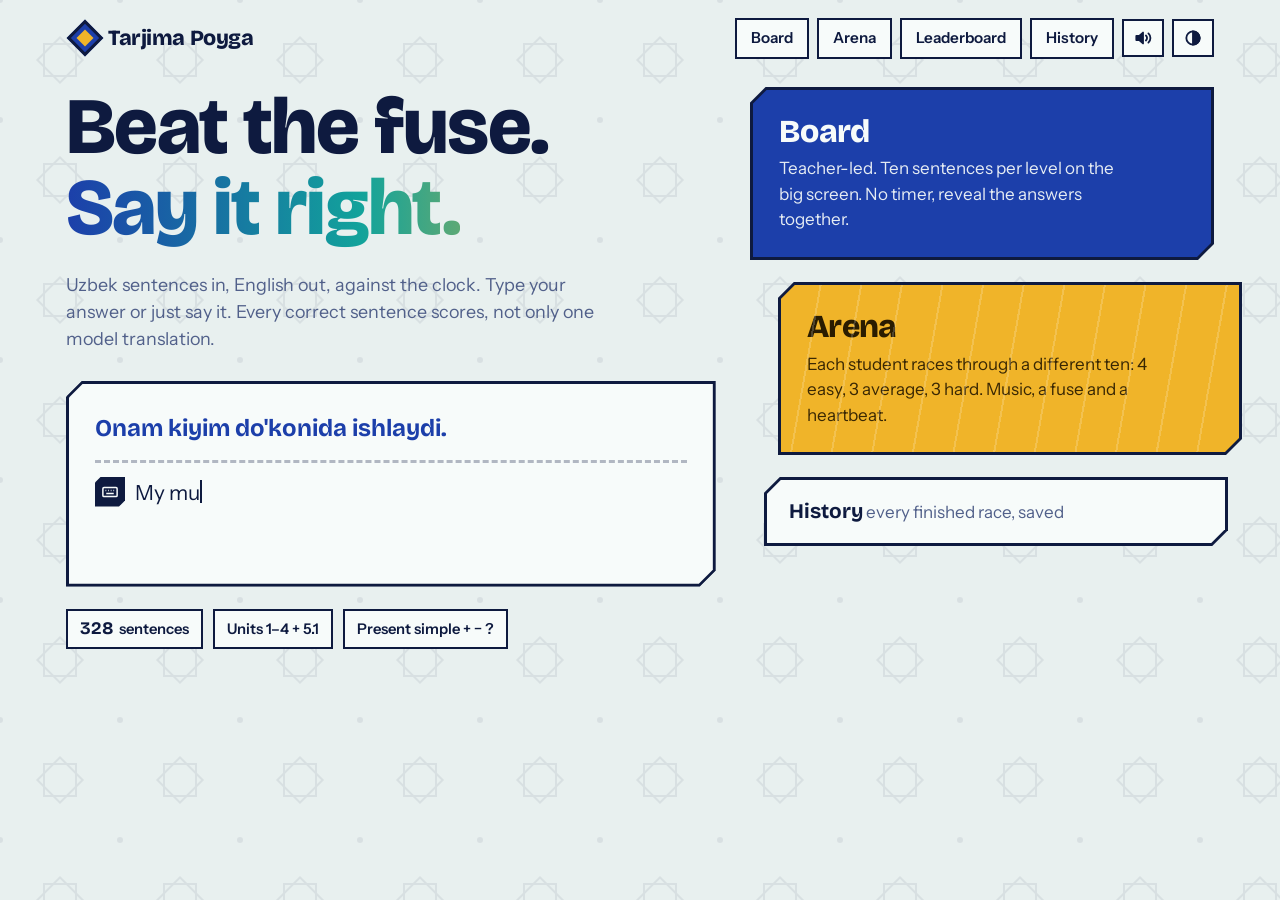
<file: index.html>
<!doctype html>
<html lang="en">
<head>
<meta charset="utf-8">
<meta name="viewport" content="width=device-width, initial-scale=1, viewport-fit=cover">
<title>Tarjima Poyga</title>
<meta name="description" content="Uzbek to English translation race in the present simple, for Navigate Beginner A1 Units 1 to 5.1. Type or speak your answer.">
<meta name="theme-color" content="#0A1230">
<link rel="icon" href="data:image/svg+xml,%3Csvg xmlns='http://www.w3.org/2000/svg' viewBox='0 0 32 32'%3E%3Crect x='6' y='6' width='20' height='20' transform='rotate(45 16 16)' fill='%231C3FAA' stroke='%230E1A3F' stroke-width='3'/%3E%3Crect x='11' y='11' width='10' height='10' transform='rotate(45 16 16)' fill='%23F0B429'/%3E%3C/svg%3E">
<link rel="preconnect" href="https://fonts.googleapis.com">
<link rel="preconnect" href="https://fonts.gstatic.com" crossorigin>
<link href="https://fonts.googleapis.com/css2?family=Bricolage+Grotesque:opsz,wght@12..96,500;12..96,700;12..96,800&family=Instrument+Sans:wght@400;500;600&display=swap" rel="stylesheet">
<style>
:root{
  --c:16px;
  --bg:#E8F0EF; --paper:#F7FBFA; --ink:#0E1A3F; --mute:#51608A;
  --cobalt:#1C3FAA; --turq:#12A39B; --saff:#F0B429; --pom:#C73A57;
  --on-cobalt:#F7FBFA; --line:#0E1A3F; --focus:#F0B429; --shade:rgba(14,26,63,.9);
  --star:rgba(14,26,63,.07);
  /* the race stage is always a night scene */
  --n-bg:#060B22; --n-panel:#0C1640; --n-panel2:#111F55; --n-ink:#EAF1F6; --n-mute:#A3B1DA;
  --n-turq:#2BC9BF; --n-saff:#F6C453; --n-pom:#F0607C; --n-cobalt:#4A6EF0;
  --f-display:'Bricolage Grotesque','Trebuchet MS',system-ui,sans-serif;
  --f-body:'Instrument Sans',system-ui,-apple-system,'Segoe UI',sans-serif;
}
:root[data-theme="dark"]{
  --bg:#0A1230; --paper:#121C45; --ink:#EAF1F6; --mute:#9AA8D2;
  --cobalt:#3F63E0; --turq:#2BC9BF; --saff:#F6C453; --pom:#F0607C;
  --line:#EAF1F6; --focus:#F6C453; --shade:rgba(0,0,0,.6); --star:rgba(234,241,246,.06);
}
@media (prefers-color-scheme:dark){
  :root:not([data-theme="light"]){
    --bg:#0A1230; --paper:#121C45; --ink:#EAF1F6; --mute:#9AA8D2;
    --cobalt:#3F63E0; --turq:#2BC9BF; --saff:#F6C453; --pom:#F0607C;
    --line:#EAF1F6; --focus:#F6C453; --shade:rgba(0,0,0,.6); --star:rgba(234,241,246,.06);
  }
}
*{box-sizing:border-box;margin:0}
html{-webkit-text-size-adjust:100%}
body{background:var(--bg);color:var(--ink);font-family:var(--f-body);font-size:17px;line-height:1.5;min-height:100vh;overflow-x:hidden;transition:background-color .6s,color .6s}
button{font:inherit;color:inherit;cursor:pointer;border:0;background:none}
h1,h2,h3{font-family:var(--f-display);line-height:1.02;letter-spacing:-.02em}
.wrap{position:relative;z-index:1;max-width:1180px;margin:0 auto;padding:0 16px 56px}
[hidden]{display:none!important}

/* ---------- moving background ---------- */
.fx{position:fixed;inset:0;z-index:0;pointer-events:none;overflow:hidden}
.fx-stars{position:absolute;inset:-120px;background-color:var(--star);
  -webkit-mask:url("data:image/svg+xml,%3Csvg xmlns='http://www.w3.org/2000/svg' width='120' height='120' viewBox='0 0 120 120'%3E%3Cg fill='none' stroke='black' stroke-width='2'%3E%3Crect x='44' y='44' width='32' height='32'/%3E%3Crect x='44' y='44' width='32' height='32' transform='rotate(45 60 60)'/%3E%3C/g%3E%3Cg fill='black'%3E%3Ccircle cx='0' cy='0' r='3'/%3E%3Ccircle cx='120' cy='0' r='3'/%3E%3Ccircle cx='0' cy='120' r='3'/%3E%3Ccircle cx='120' cy='120' r='3'/%3E%3C/g%3E%3C/svg%3E") 0 0/120px 120px repeat;
  mask:url("data:image/svg+xml,%3Csvg xmlns='http://www.w3.org/2000/svg' width='120' height='120' viewBox='0 0 120 120'%3E%3Cg fill='none' stroke='black' stroke-width='2'%3E%3Crect x='44' y='44' width='32' height='32'/%3E%3Crect x='44' y='44' width='32' height='32' transform='rotate(45 60 60)'/%3E%3C/g%3E%3Cg fill='black'%3E%3Ccircle cx='0' cy='0' r='3'/%3E%3Ccircle cx='120' cy='0' r='3'/%3E%3Ccircle cx='0' cy='120' r='3'/%3E%3Ccircle cx='120' cy='120' r='3'/%3E%3C/g%3E%3C/svg%3E") 0 0/120px 120px repeat;
  animation:drift 90s linear infinite;will-change:transform}
.fx-glow{position:absolute;inset:-20%;opacity:0;transition:opacity .8s;
  background:radial-gradient(40% 35% at 20% 30%,rgba(74,110,240,.35),transparent 70%),radial-gradient(35% 30% at 80% 70%,rgba(43,201,191,.22),transparent 70%),radial-gradient(30% 30% at 60% 10%,rgba(246,196,83,.12),transparent 70%);
  animation:glow 22s ease-in-out infinite alternate;will-change:transform}
.fx-speed{position:absolute;inset:0;opacity:0;transition:opacity .8s}
.fx-speed i{position:absolute;left:100%;height:2px;border-radius:2px;background:linear-gradient(90deg,transparent,rgba(43,201,191,.75),rgba(255,255,255,.9));animation:zoom linear infinite;will-change:transform}
.fx-vig{position:absolute;inset:0;opacity:0;background:radial-gradient(ellipse at center,transparent 45%,rgba(240,96,124,.55) 100%);transition:opacity .3s}
body.arena{background:var(--n-bg);color:var(--n-ink)}
body.arena .fx-stars{background-color:rgba(234,241,246,.08)}
body.arena .fx-glow,body.arena .fx-speed{opacity:1}
body.arena .fx-vig{opacity:var(--danger,0)}

/* ---------- chamfered tiles ---------- */
.tile{position:relative;background:var(--ink);padding:3px;
  clip-path:polygon(var(--c) 0,100% 0,100% calc(100% - var(--c)),calc(100% - var(--c)) 100%,0 100%,0 var(--c))}
.tile>.in{background:var(--paper);height:100%;padding:22px;position:relative;
  clip-path:polygon(calc(var(--c) - 2px) 0,100% 0,100% calc(100% - var(--c) + 2px),calc(100% - var(--c) + 2px) 100%,0 100%,0 calc(var(--c) - 2px))}
.tile.flat{background:transparent;padding:0}
.tile.flat>.in{clip-path:none}
button.tile:focus-visible::after,a.tile:focus-visible::after{content:"";position:absolute;inset:7px;border:3px dashed var(--focus);pointer-events:none}
button.tile{display:block;text-align:left;width:100%}
button.tile:hover>.in{background:color-mix(in srgb,var(--paper) 86%,var(--saff))}
button.tile:active{transform:translateY(2px)}
.tile.cobalt>.in{background:var(--cobalt);color:var(--on-cobalt)}
button.tile.cobalt:hover>.in{background:color-mix(in srgb,var(--cobalt) 88%,#fff)}
.tile.turq>.in{background:var(--turq);color:#06201f}
.tile.saff>.in{background:var(--saff);color:#2a1c00}
.tile.pom>.in{background:var(--pom);color:#fff}
.tile.night{background:var(--n-turq);overflow:hidden}
.tile.night::before{content:"";position:absolute;top:0;bottom:0;left:0;width:300%;background:linear-gradient(90deg,var(--n-turq),var(--n-cobalt),var(--n-saff),var(--n-pom),var(--n-turq),var(--n-cobalt),var(--n-saff),var(--n-pom),var(--n-turq));animation:edgeMove 9s linear infinite;will-change:transform}
.tile.night>.in{background:linear-gradient(170deg,var(--n-panel2),var(--n-panel) 60%);color:var(--n-ink)}
.btn{display:inline-block;position:relative;padding:3px;background:var(--ink);font-weight:600;
  clip-path:polygon(10px 0,100% 0,100% calc(100% - 10px),calc(100% - 10px) 100%,0 100%,0 10px)}
.btn>span{display:flex;align-items:center;gap:8px;padding:11px 22px;background:var(--saff);color:#2a1c00;
  clip-path:polygon(8px 0,100% 0,100% calc(100% - 8px),calc(100% - 8px) 100%,0 100%,0 8px)}
.btn.alt>span{background:var(--paper);color:var(--ink)}
.btn.big>span{padding:16px 30px;font-size:1.15rem}
.btn:hover>span{filter:brightness(1.07)}
.btn:active{transform:translateY(2px)}
.btn:focus-visible>span{background:var(--focus);outline:3px dashed var(--ink);outline-offset:-8px}
.btn[disabled]{opacity:.5;pointer-events:none}
.arena .btn{background:var(--n-saff)}
.arena .btn>span{background:var(--n-saff)}
.arena .btn.alt{background:var(--n-ink)}
.arena .btn.alt>span{background:var(--n-panel);color:var(--n-ink)}
:focus-visible{outline:3px solid var(--focus);outline-offset:3px}
button.tile:focus-visible,.btn:focus-visible{outline:none}

/* ---------- top bar ---------- */
.bar{display:flex;align-items:center;justify-content:space-between;gap:12px;padding:18px 0;flex-wrap:wrap}
.brand{display:flex;align-items:center;gap:10px;font-family:var(--f-display);font-weight:800;font-size:1.35rem;letter-spacing:-.02em}
.brand i{display:block;width:26px;height:26px;background:var(--cobalt);transform:rotate(45deg);border:3px solid var(--ink);position:relative;transition:transform .5s}
.brand:hover i{transform:rotate(225deg)}
.brand i::after{content:"";position:absolute;inset:4px;background:var(--saff)}
.arena .brand i{border-color:var(--n-ink)}
.bar nav{display:flex;gap:8px;flex-wrap:wrap;align-items:center}
.chip{padding:7px 14px;border:2px solid currentColor;font-weight:600;font-size:.95rem;background:var(--paper);color:var(--ink);display:inline-flex;align-items:center;gap:6px}
.chip:hover{background:var(--saff);color:#2a1c00}
.chip.ico{padding:7px 9px}
.chip svg{width:20px;height:20px}
.arena .chip{background:transparent;color:var(--n-ink);border-color:rgba(234,241,246,.5)}
.arena .chip:hover{background:var(--n-saff);color:#2a1c00;border-color:var(--n-saff)}

/* ---------- home ---------- */
.home{display:grid;grid-template-columns:7fr 5fr;gap:34px;align-items:start;padding-top:10px}
.hero h1{font-size:clamp(2.6rem,6.4vw,5rem);font-weight:800;max-width:12ch}
.hero h1 em{font-style:normal;background:linear-gradient(90deg,var(--cobalt),var(--turq),var(--saff),var(--pom),var(--cobalt));background-size:300% 100%;-webkit-background-clip:text;background-clip:text;color:transparent;animation:edge 9s linear infinite}
.lede{margin:22px 0 28px;max-width:46ch;font-size:1.12rem;color:var(--mute)}
.demo .in{padding:26px}
.demo .uz{font-family:var(--f-display);font-size:1.5rem;font-weight:700;color:var(--cobalt)}
:root[data-theme="dark"] .demo .uz{color:var(--turq)}
.demo .en{margin-top:14px;min-height:3.2em;font-size:1.3rem;border-top:3px dashed color-mix(in srgb,var(--ink) 30%,transparent);padding-top:14px;display:flex;gap:10px;align-items:flex-start}
.demo .how{flex:none;display:inline-grid;place-items:center;width:30px;height:30px;background:var(--ink);color:var(--paper);clip-path:polygon(6px 0,100% 0,100% calc(100% - 6px),calc(100% - 6px) 100%,0 100%,0 6px)}
.demo .how svg{width:18px;height:18px}
.caret{display:inline-block;width:2px;height:1.1em;background:var(--ink);vertical-align:-.15em;animation:blink 1s steps(1) infinite}
.verdict{margin-top:6px;font-weight:600;color:var(--turq);opacity:0;transition:opacity .3s}
.verdict.on{opacity:1}
.modes{display:grid;gap:22px}
.mode .in{padding:26px 26px 24px}
.mode h2{font-size:2rem;font-weight:800}
.mode p{margin-top:8px;max-width:32ch;opacity:.92}
.mode.board{margin-right:28px}
.mode.arena-t{margin-left:28px}
.mode.arena-t .in{overflow:hidden}
.mode.arena-t .in::after{content:"";position:absolute;inset:0;background:repeating-linear-gradient(100deg,transparent 0 38px,rgba(255,255,255,.18) 38px 40px);animation:slide 2.2s linear infinite;pointer-events:none}
.facts{display:flex;gap:10px;flex-wrap:wrap;margin-top:22px}
.facts span{display:inline-flex;gap:6px;align-items:center;padding:5px 12px;border:2px solid var(--ink);font-weight:600;font-size:.92rem;background:var(--paper)}
.facts b{font-family:var(--f-display);font-size:1.1rem}

/* ---------- shared heads ---------- */
.head{display:flex;flex-wrap:wrap;align-items:end;justify-content:space-between;gap:14px;margin:12px 0 24px}
.head h2{font-size:clamp(2rem,4.6vw,3.2rem);font-weight:800}
.sub{color:var(--mute);max-width:56ch}
.levels{display:grid;grid-template-columns:repeat(3,1fr);gap:12px;margin-bottom:22px}
.lv .in{padding:14px 18px}
.lv b{font-family:var(--f-display);font-size:1.35rem}
.lv small{display:block;opacity:.85;line-height:1.3}
.lv.on .in{background:var(--ink);color:var(--paper)}
.lv.on:hover>.in{background:var(--ink)}

/* ---------- board ---------- */
.stage .in{padding:clamp(22px,4vw,44px)}
.pips{display:flex;gap:6px;flex-wrap:wrap;margin-bottom:22px}
.pip{width:26px;height:26px;border:3px solid var(--ink);background:var(--paper);transform:rotate(45deg) scale(.72);font-size:0;transition:.15s}
.pip.seen{background:var(--turq)}
.pip.cur{background:var(--saff);transform:rotate(45deg) scale(.95)}
.kind{display:inline-block;padding:3px 12px;border:2px solid var(--ink);font-weight:600;font-size:.95rem;margin-bottom:14px}
.kind.p{background:var(--turq);color:#06201f}.kind.n{background:var(--pom);color:#fff}.kind.i{background:var(--saff);color:#2a1c00}
.big-uz{font-family:var(--f-display);font-weight:800;font-size:clamp(1.9rem,5vw,3.6rem);line-height:1.08;max-width:22ch}
.answers{margin-top:26px;display:grid;gap:10px}
.ans{padding:12px 16px;background:color-mix(in srgb,var(--turq) 22%,var(--paper));border-left:8px solid var(--turq);font-size:1.25rem;animation:rise .35s both}
.ans.alt{background:var(--paper);border-left-color:var(--mute);font-size:1.05rem;color:var(--mute)}
.tip{margin-top:6px;padding:12px 16px;background:color-mix(in srgb,var(--saff) 30%,var(--paper));border-left:8px solid var(--saff);font-size:.98rem}
.actions{display:flex;gap:12px;flex-wrap:wrap;margin-top:28px;align-items:center}
.try{margin-top:26px;display:flex;gap:10px;flex-wrap:wrap;align-items:stretch}
.field{flex:1 1 260px;min-width:0;font:inherit;padding:12px 14px;background:var(--paper);color:var(--ink);border:3px solid var(--ink);border-radius:0}
.field:focus{outline:none;background:color-mix(in srgb,var(--saff) 18%,var(--paper));box-shadow:6px 6px 0 var(--saff)}
.tryres{width:100%;font-weight:600}
.tryres.ok{color:var(--turq)}.tryres.no{color:var(--pom)}.tryres.rev{color:var(--cobalt)}
:root[data-theme="dark"] .tryres.rev{color:var(--saff)}

/* ---------- lobby ---------- */
.lobby{display:grid;grid-template-columns:1fr 1fr;gap:28px}
.rules{display:grid;gap:12px}
.rule{display:flex;align-items:center;gap:14px}
.rule .tag{width:12px;align-self:stretch}
.rule b{font-family:var(--f-display);font-size:1.15rem}
.rule input[type=number]{width:70px;font:inherit;padding:6px;border:3px solid var(--ink);background:var(--paper);color:var(--ink);text-align:center}
.lblock label.lab{display:block;font-weight:600;margin-bottom:8px}
.lblock .field{width:100%;font-size:1.4rem;font-family:var(--f-display);font-weight:700}
.hint{color:var(--mute);font-size:.95rem;margin-top:10px}
.sw{display:flex;align-items:center;gap:12px;cursor:pointer;padding:6px 0}
.sw input{position:absolute;opacity:0;width:1px;height:1px}
.sw .knob{flex:none;width:52px;height:28px;border:3px solid var(--ink);background:var(--paper);position:relative;transition:background .2s}
.sw .knob::after{content:"";position:absolute;top:3px;left:3px;width:16px;height:16px;background:var(--ink);transform:rotate(45deg);transition:left .2s}
.sw input:checked+.knob{background:var(--turq)}
.sw input:checked+.knob::after{left:27px}
.sw input:focus-visible+.knob{outline:3px solid var(--focus);outline-offset:3px}
.sw b{display:block;font-weight:600}
.sw small{display:block;color:var(--mute);line-height:1.3}
.resume{margin-bottom:22px}
.resume .in{display:flex;gap:16px;align-items:center;justify-content:space-between;flex-wrap:wrap}
.sep{height:3px;background:color-mix(in srgb,var(--ink) 15%,transparent);margin:8px 0}

/* ---------- race (play) ---------- */
.race{animation:fadein .4s both}
.race-top{display:flex;justify-content:space-between;align-items:center;gap:12px;flex-wrap:wrap;margin:4px 0 14px}
.who b{font-family:var(--f-display);font-size:1.5rem;font-weight:800;display:block;line-height:1.1}
.who span{color:var(--n-mute)}
.hud{display:flex;gap:10px;align-items:center;flex-wrap:wrap}
.hud .pill{display:inline-flex;align-items:center;gap:8px;padding:6px 14px;border:2px solid rgba(234,241,246,.35);font-weight:600}
.hud .pill b{font-family:var(--f-display);font-size:1.3rem;line-height:1}
.streak{color:var(--n-saff);border-color:var(--n-saff)!important;transform:scale(0);transition:transform .35s cubic-bezier(.3,1.6,.5,1)}
.streak.on{transform:scale(1)}
.streak svg{width:20px;height:20px;animation:flick .5s ease-in-out infinite alternate}

.track{position:relative;height:46px;margin:0 6px 18px}
.rail{position:absolute;left:0;right:0;top:50%;height:6px;margin-top:-3px;background:rgba(234,241,246,.14)}
.rail i{position:absolute;left:0;top:0;bottom:0;width:var(--p,0%);background:linear-gradient(90deg,var(--n-turq),var(--n-saff));transition:width .7s cubic-bezier(.5,0,.2,1);box-shadow:0 0 14px rgba(43,201,191,.7)}
.cps{position:absolute;inset:0;display:flex;justify-content:space-between;align-items:center}
.cp{width:18px;height:18px;transform:rotate(45deg);background:var(--n-panel);border:3px solid rgba(234,241,246,.45);transition:.3s}
.cp.done{background:var(--n-ink);border-color:var(--n-ink)}
.cp.ok{background:var(--n-turq);border-color:var(--n-turq);box-shadow:0 0 10px var(--n-turq)}
.cp.no{background:var(--n-pom);border-color:var(--n-pom)}
.cp.cur{border-color:var(--n-saff);animation:cpPulse 1s ease-in-out infinite}
.cp.fin{width:24px;height:24px;border:0;background:conic-gradient(#fff 0 25%,#0C1640 0 50%,#fff 0 75%,#0C1640 0);background-size:12px 12px;border:3px solid var(--n-ink)}
.runner{position:absolute;top:50%;left:calc(var(--r,0) * (100% - 18px) + 9px);width:40px;height:40px;margin:-20px 0 0 -20px;transition:left .8s cubic-bezier(.6,-.2,.2,1.3);filter:drop-shadow(0 0 10px rgba(246,196,83,.8))}
.runner svg{width:100%;height:100%;animation:bob .5s ease-in-out infinite alternate}

.stage-run>.in{padding:clamp(18px,3.4vw,40px);min-height:330px}
.play{display:grid;grid-template-columns:auto 1fr;gap:clamp(18px,4vw,48px);align-items:center}
.fuse{width:clamp(120px,20vw,210px);position:relative;color:var(--n-turq)}
.fuse svg{display:block;width:100%;height:auto;overflow:visible}
.fuse .back{fill:rgba(6,11,34,.55);stroke:rgba(234,241,246,.13);stroke-width:9}
.fuse .run{fill:none;stroke:currentColor;stroke-width:9;stroke-linecap:butt;filter:drop-shadow(0 0 6px currentColor)}
.fuse .spark{fill:#fff;filter:drop-shadow(0 0 6px #fff) drop-shadow(0 0 12px currentColor)}
.fuse .num{position:absolute;inset:0;display:grid;place-items:center;font-family:var(--f-display);font-weight:800;font-size:clamp(2.2rem,6vw,4rem);color:var(--n-ink)}
.fuse .num span{display:block;animation:beat .65s ease-out infinite}
.fuse.late .num{color:var(--n-pom)}
.fuse.late{animation:shake .4s infinite}
.q-meta{display:flex;gap:10px;align-items:center;margin-bottom:12px;flex-wrap:wrap}
.lvl{display:inline-block;padding:3px 12px;font-weight:700;font-size:.95rem;color:#06201f}
.lvl.easy{background:var(--n-turq)}.lvl.avg{background:var(--n-saff)}.lvl.hard{background:var(--n-pom);color:#fff}
.q-uz{font-family:var(--f-display);font-weight:800;font-size:clamp(1.7rem,4.4vw,3.1rem);line-height:1.12;min-height:1.2em}
.q-uz .w{display:inline-block;opacity:0;animation:wordIn .5s cubic-bezier(.2,.9,.3,1.2) forwards}
.answer{margin-top:24px;display:flex;gap:10px;flex-wrap:wrap;align-items:stretch}
.fwrap{position:relative;flex:1 1 300px;min-width:0;display:flex}
.arena .field{flex:1;background:rgba(6,11,34,.6);color:var(--n-ink);border-color:rgba(234,241,246,.55);font-size:1.3rem;padding:14px 16px}
.arena .field::placeholder{color:rgba(163,177,218,.75)}
.arena .field:focus{background:rgba(6,11,34,.8);border-color:var(--n-turq);box-shadow:0 0 0 3px rgba(43,201,191,.25),0 0 24px rgba(43,201,191,.35)}
.field.listening{border-color:var(--n-pom)!important;box-shadow:0 0 0 3px rgba(240,96,124,.25),0 0 24px rgba(240,96,124,.45)!important;padding-right:66px}
.eq{position:absolute;right:14px;top:50%;height:26px;margin-top:-13px;display:none;gap:3px;align-items:center}
.field.listening+.eq{display:flex}
.eq i{width:4px;height:100%;background:var(--n-pom);animation:eq .7s ease-in-out infinite;transform-origin:center}
.eq i:nth-child(2){animation-delay:-.2s}.eq i:nth-child(3){animation-delay:-.45s}.eq i:nth-child(4){animation-delay:-.1s}.eq i:nth-child(5){animation-delay:-.6s}
.micw{position:relative;flex:none;display:flex}
.mic{position:relative;z-index:1;width:62px;min-height:58px;display:grid;place-items:center;background:var(--n-cobalt);color:#fff;
  clip-path:polygon(10px 0,100% 0,100% calc(100% - 10px),calc(100% - 10px) 100%,0 100%,0 10px);transition:background .2s,transform .1s}
.mic:hover{background:#5d7ff5}
.mic:active{transform:scale(.95)}
.mic svg{width:28px;height:28px}
.mic .st{display:none}
.micw.on .mic{background:var(--n-pom)}
.micw.on .mic .go{display:none}.micw.on .mic .st{display:block}
.micw.on::before,.micw.on::after{content:"";position:absolute;left:50%;top:50%;width:46px;height:46px;margin:-23px 0 0 -23px;border:3px solid var(--n-pom);transform:rotate(45deg);animation:ring 1.4s ease-out infinite}
.micw.on::after{animation-delay:.7s}
.micw.wait .mic{background:#6b7bb8}
.board-mic .mic{background:var(--cobalt)}
.vmsg{margin-top:12px;min-height:1.5em;color:var(--n-mute);font-size:.98rem;display:flex;gap:8px;align-items:center}
.vmsg.live{color:var(--n-pom);font-weight:600}
.vmsg.ok{color:var(--n-turq);font-weight:600}
.vmsg.err{color:var(--n-saff);font-weight:600}
.stage .vmsg{color:var(--mute)}
.stage .vmsg.live{color:var(--pom)}.stage .vmsg.ok{color:var(--turq)}.stage .vmsg.err{color:var(--cobalt)}
.card-out{animation:cardOut .32s ease-in forwards}

/* feedback stamp */
.try .vmsg{width:100%;margin-top:0}
.fb{position:fixed;inset:0;z-index:40;display:grid;place-items:center;padding:24px 16px;overflow:auto;background:rgba(6,11,34,.9);animation:fadein .2s both}
.fb-card{position:relative;max-width:620px;width:100%;text-align:center;margin:auto}
.stamp{width:96px;height:96px;margin:0 auto 14px;display:grid;place-items:center;transform:rotate(45deg);animation:stamp .5s cubic-bezier(.2,1.5,.4,1) both}
.stamp svg{width:50px;height:50px;transform:rotate(-45deg);color:#06201f}
.fb.ok .stamp{background:var(--n-turq);box-shadow:0 0 40px rgba(43,201,191,.7)}
.fb.no .stamp{background:var(--n-pom);box-shadow:0 0 40px rgba(240,96,124,.6)}
.fb.no .stamp svg{color:#fff}
.fb.mid .stamp{background:var(--n-saff);box-shadow:0 0 40px rgba(246,196,83,.6)}
.fb h3{font-size:clamp(1.8rem,4vw,2.6rem);font-weight:800}
.fb.ok h3{color:var(--n-turq)}.fb.no h3{color:var(--n-pom)}.fb.mid h3{color:var(--n-saff)}
.fb .you{margin-top:8px;color:var(--n-mute)}
.fb .model{margin:14px auto 0;padding:12px 16px;background:rgba(43,201,191,.14);border-left:6px solid var(--n-turq);text-align:left;font-size:1.2rem;max-width:560px}
.fb .why{margin:10px auto 0;color:var(--n-mute);max-width:560px;text-align:left}
.fb .why b{color:var(--n-saff)}
.fb .actions{justify-content:center;margin-top:20px}
.fb .bar-auto{height:4px;background:rgba(234,241,246,.15);margin:18px auto 0;max-width:260px;overflow:hidden}
.fb .bar-auto i{display:block;height:100%;background:var(--n-ink);transform-origin:left;animation:auto linear forwards}
.burst{position:absolute;left:50%;top:50%;width:0;height:0;pointer-events:none}
.burst i{position:absolute;width:10px;height:10px;transform:rotate(45deg);animation:burst .8s cubic-bezier(.2,.8,.3,1) forwards}

/* countdown */
.count{position:fixed;inset:0;z-index:50;display:grid;place-items:center;background:rgba(6,11,34,.55);pointer-events:none}
.count b{font-family:var(--f-display);font-weight:800;font-size:clamp(7rem,26vw,16rem);line-height:1;color:var(--n-ink);text-shadow:0 0 40px rgba(43,201,191,.8);animation:countPop .7s cubic-bezier(.2,1.2,.4,1) both}
.count b.go{color:var(--n-saff);text-shadow:0 0 50px rgba(246,196,83,.9)}
#confetti{position:fixed;inset:0;z-index:60;pointer-events:none;width:100%;height:100%}

/* ---------- results ---------- */
.score{display:grid;grid-template-columns:auto 1fr;gap:28px;align-items:center}
.score .num{font-family:var(--f-display);font-weight:800;font-size:clamp(4.5rem,13vw,8rem);line-height:.9;letter-spacing:-.05em}
.score .num small{font-size:.38em;opacity:.7;letter-spacing:0}
.split{display:grid;grid-template-columns:5fr 7fr;gap:24px;margin-top:24px;align-items:start}
.weak{display:grid;gap:12px;padding:0}
.weak li{list-style:none;padding:12px 14px;border-left:8px solid var(--pom);background:var(--paper)}
.weak b{font-family:var(--f-display);font-size:1.1rem}
.weak small{display:block;color:var(--mute);margin-top:2px}
.weak em{display:block;margin-top:4px;font-style:normal;font-size:.95rem;color:var(--cobalt)}
:root[data-theme="dark"] .weak em{color:var(--turq)}
.review{display:grid;gap:10px}
.rv{padding:12px 14px;background:var(--paper);border-left:8px solid var(--mute);animation:rise .4s both}
.rv.ok{border-left-color:var(--turq)}.rv.rev{border-left-color:var(--saff)}.rv.no{border-left-color:var(--pom)}
.rv .u{font-weight:600}
.rv .y{margin-top:2px}
.rv .m{margin-top:2px;color:var(--mute);font-size:.95rem}
.rv .row{display:flex;gap:10px;justify-content:space-between;align-items:center;margin-top:8px;flex-wrap:wrap}
.status{font-weight:600;font-size:.92rem}
.mini{padding:4px 10px;border:2px solid var(--ink);font-size:.88rem;font-weight:600;background:var(--paper)}
.mini:hover{background:var(--saff);color:#2a1c00}
.bytype{display:flex;gap:10px;flex-wrap:wrap;margin-top:12px}
.bytype span{color:var(--ink);padding:4px 12px;border:2px solid var(--ink);background:var(--paper);font-weight:600}

/* ---------- leaderboard + history ---------- */
.board-list{display:grid;gap:12px}
.lbrow{display:grid;grid-template-columns:64px 1fr auto auto;gap:16px;align-items:center}
.lbrow .rk{font-family:var(--f-display);font-weight:800;font-size:2rem;text-align:center}
.lbrow .nm{font-family:var(--f-display);font-weight:700;font-size:1.4rem;overflow-wrap:anywhere}
.lbrow .sc{font-family:var(--f-display);font-weight:800;font-size:2rem}
.lbrow .tm{color:inherit;opacity:.8;min-width:5ch;text-align:right}
.lbrow.in{padding:14px 20px}
.board-list>.tile{animation:rise .4s both}
.empty{padding:34px;text-align:center}
.hday{font-family:var(--f-display);font-weight:800;font-size:1.3rem;margin:22px 0 10px}
.hlist{display:grid;gap:8px}
.hrow{display:grid;grid-template-columns:70px 1fr auto auto auto;gap:14px;align-items:center;padding:10px 14px;background:var(--paper);border:2px solid color-mix(in srgb,var(--ink) 20%,transparent);text-align:left;width:100%}
.hrow:hover{border-color:var(--ink);background:color-mix(in srgb,var(--paper) 86%,var(--saff))}
.hrow .t{color:var(--mute);font-variant-numeric:tabular-nums}
.hrow .n{font-weight:700;overflow-wrap:anywhere}
.hrow .s{font-family:var(--f-display);font-weight:800;font-size:1.3rem}
.hrow .d{color:var(--mute);font-size:.9rem}
.hrow .go{font-weight:600;color:var(--cobalt)}
:root[data-theme="dark"] .hrow .go{color:var(--turq)}

/* ---------- motion ---------- */
@keyframes blink{50%{opacity:0}}
@keyframes shake{25%{transform:translateX(-3px)}75%{transform:translateX(3px)}}
@keyframes drift{to{transform:translate(120px,120px)}}
@keyframes glow{0%{transform:translate(0,0) scale(1)}50%{transform:translate(4%,-3%) scale(1.08)}100%{transform:translate(-5%,4%) scale(1)}}
@keyframes zoom{from{transform:translateX(0)}to{transform:translateX(calc(-100vw - 400px))}}
@keyframes edge{to{background-position:300% 0}}
@keyframes edgeMove{to{transform:translateX(-50%)}}
@keyframes slide{from{transform:translateX(-40px)}to{transform:translateX(0)}}
@keyframes rise{from{opacity:0;transform:translateY(10px)}to{opacity:1;transform:none}}
@keyframes fadein{from{opacity:0}to{opacity:1}}
@keyframes wordIn{from{opacity:0;transform:translateY(.4em) scale(.9);filter:blur(6px)}to{opacity:1;transform:none;filter:none}}
@keyframes beat{0%{transform:scale(1)}12%{transform:scale(1.12)}26%{transform:scale(1)}38%{transform:scale(1.06)}55%,100%{transform:scale(1)}}
@keyframes cpPulse{50%{box-shadow:0 0 0 6px rgba(246,196,83,.25)}}
@keyframes bob{to{transform:translateY(-3px)}}
@keyframes flick{to{transform:scale(1.15) rotate(-6deg)}}
@keyframes eq{0%,100%{transform:scaleY(.25)}50%{transform:scaleY(1)}}
@keyframes ring{from{opacity:.9;transform:rotate(45deg) scale(.9)}to{opacity:0;transform:rotate(45deg) scale(2)}}
@keyframes stamp{from{opacity:0;transform:rotate(45deg) scale(2.4)}to{opacity:1;transform:rotate(45deg) scale(1)}}
@keyframes burst{from{opacity:1;transform:translate(0,0) rotate(45deg) scale(1)}to{opacity:0;transform:translate(var(--x),var(--y)) rotate(225deg) scale(.4)}}
@keyframes auto{from{transform:scaleX(1)}to{transform:scaleX(0)}}
@keyframes countPop{0%{opacity:0;transform:scale(2.6)}35%{opacity:1;transform:scale(.92)}60%{transform:scale(1)}100%{opacity:0;transform:scale(.7)}}
@keyframes cardOut{to{opacity:0;transform:translateX(-60px) skewX(6deg)}}
@keyframes cardIn{from{opacity:0;transform:translateX(70px) skewX(-6deg)}to{opacity:1;transform:none}}
.card-in{animation:cardIn .45s cubic-bezier(.2,.9,.3,1.1) both}

@media (max-width:860px){
  .home,.lobby,.split{grid-template-columns:1fr}
  .mode.board,.mode.arena-t{margin:0}
  .play{grid-template-columns:1fr;justify-items:center;text-align:center}
  .q-meta{justify-content:center}
  .answer{justify-content:center}
  .score{grid-template-columns:1fr}
  .levels{grid-template-columns:1fr}
  .lbrow{grid-template-columns:44px 1fr auto}.lbrow .tm{display:none}
  .hrow{grid-template-columns:56px 1fr auto}.hrow .d,.hrow .go{display:none}
}
@media (max-width:560px){
  body{font-size:16px}
  .bar{padding:12px 0}
  .chip{padding:6px 10px;font-size:.88rem}
  .fuse{width:118px}
  .stage-run>.in{min-height:0}
  .answer .fwrap{flex-basis:100%}
  .answer .micw{flex:1}
  .answer .mic{width:100%}
  .answer .btn{flex:2}
  .answer .btn>span{justify-content:center;padding:16px 12px}
  .track{margin:0 4px 14px}
  .cp{width:14px;height:14px;border-width:2px}
  .runner{left:calc(var(--r,0) * (100% - 14px) + 7px);width:32px;height:32px;margin:-16px 0 0 -16px}
  .facts span{font-size:.85rem}
}
@media (prefers-reduced-motion:reduce){*{animation:none!important;transition:none!important}.q-uz .w{opacity:1}}
</style>
</head>
<body>
<div class="fx" aria-hidden="true">
  <div class="fx-stars"></div>
  <div class="fx-glow"></div>
  <div class="fx-speed" id="speed"></div>
  <div class="fx-vig"></div>
</div>
<div class="wrap">
  <header class="bar">
    <button class="brand" data-act="home" aria-label="Tarjima Poyga home"><i></i>Tarjima Poyga</button>
    <nav>
      <button class="chip" data-act="go-board">Board</button>
      <button class="chip" data-act="go-lobby">Arena</button>
      <button class="chip" data-act="go-lb">Leaderboard</button>
      <button class="chip" data-act="go-hist">History</button>
      <button class="chip ico" data-act="sound" id="soundBtn" aria-label="Sound on or off"></button>
      <button class="chip ico" data-act="theme" aria-label="Switch light or dark theme"></button>
    </nav>
  </header>
  <main id="app" aria-live="polite"></main>
</div>
<canvas id="confetti" hidden></canvas>
<script src="js/bank.js"></script>
<script src="js/engine.js"></script>
<script src="js/sound.js"></script>
<script src="js/voice.js"></script>
<script src="js/app.js"></script>
</body>
</html>
</file>
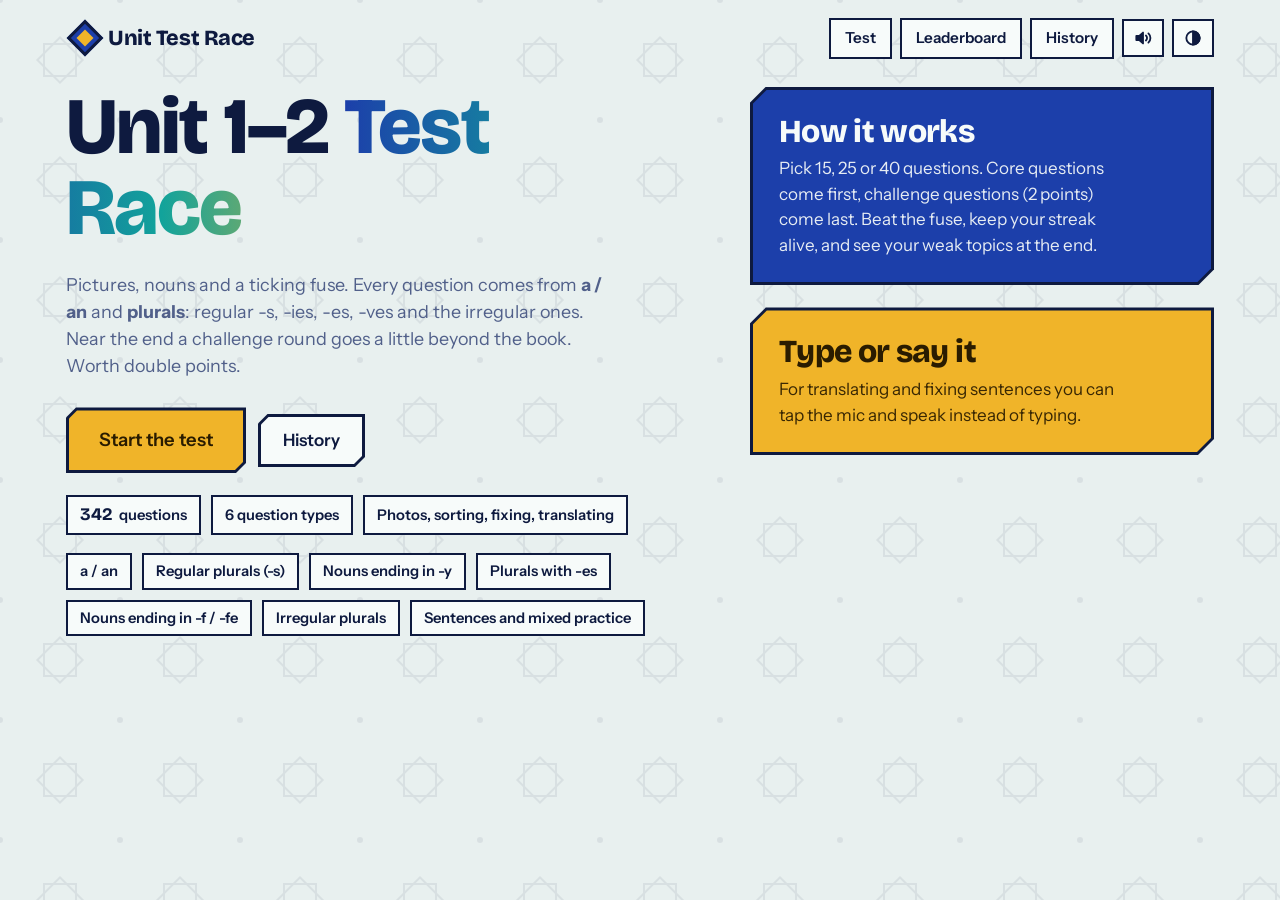
<file: unit12/index.html>
<!doctype html>
<html lang="en">
<head>
<meta charset="utf-8">
<meta name="viewport" content="width=device-width, initial-scale=1, viewport-fit=cover">
<title>Unit 1–2 Test Race</title>
<meta name="description" content="A timed grammar test race on a / an and plurals (New Round-Up 1, Units 1 and 2).">
<meta name="theme-color" content="#0A1230">
<link rel="icon" href="data:image/svg+xml,%3Csvg xmlns='http://www.w3.org/2000/svg' viewBox='0 0 32 32'%3E%3Crect x='6' y='6' width='20' height='20' transform='rotate(45 16 16)' fill='%231C3FAA' stroke='%230E1A3F' stroke-width='3'/%3E%3Crect x='11' y='11' width='10' height='10' transform='rotate(45 16 16)' fill='%23F0B429'/%3E%3C/svg%3E">
<link rel="preconnect" href="https://fonts.googleapis.com">
<link rel="preconnect" href="https://fonts.gstatic.com" crossorigin>
<link href="https://fonts.googleapis.com/css2?family=Bricolage+Grotesque:opsz,wght@12..96,500;12..96,700;12..96,800&family=Instrument+Sans:wght@400;500;600&display=swap" rel="stylesheet">
<link rel="stylesheet" href="race.css">
<link rel="stylesheet" href="test.css">
</head>
<body>
<div class="fx" aria-hidden="true">
  <div class="fx-stars"></div>
  <div class="fx-glow"></div>
  <div class="fx-speed" id="speed"></div>
  <div class="fx-vig"></div>
</div>
<div class="wrap">
  <header class="bar">
    <button class="brand" data-act="home" aria-label="Unit test home"><i></i>Unit Test Race</button>
    <nav>
      <button class="chip" data-act="go-lobby">Test</button>
      <button class="chip" data-act="go-lb">Leaderboard</button>
      <button class="chip" data-act="go-hist">History</button>
      <button class="chip ico" data-act="sound" id="soundBtn" aria-label="Sound on or off"></button>
      <button class="chip ico" data-act="theme" aria-label="Switch light or dark theme"></button>
    </nav>
  </header>
  <main id="app" aria-live="polite"></main>
</div>
<canvas id="confetti" hidden></canvas>
<script src="../js/sound.js"></script>
<script src="../js/voice.js"></script>
<script src="js/test-bank.js"></script>
<script src="js/test-app.js"></script>
</body>
</html>
</file>
<file: unit12/race.css>
:root{
  --c:16px;
  --bg:#E8F0EF; --paper:#F7FBFA; --ink:#0E1A3F; --mute:#51608A;
  --cobalt:#1C3FAA; --turq:#12A39B; --saff:#F0B429; --pom:#C73A57;
  --on-cobalt:#F7FBFA; --line:#0E1A3F; --focus:#F0B429; --shade:rgba(14,26,63,.9);
  --star:rgba(14,26,63,.07);
  /* the race stage is always a night scene */
  --n-bg:#060B22; --n-panel:#0C1640; --n-panel2:#111F55; --n-ink:#EAF1F6; --n-mute:#A3B1DA;
  --n-turq:#2BC9BF; --n-saff:#F6C453; --n-pom:#F0607C; --n-cobalt:#4A6EF0;
  --f-display:'Bricolage Grotesque','Trebuchet MS',system-ui,sans-serif;
  --f-body:'Instrument Sans',system-ui,-apple-system,'Segoe UI',sans-serif;
}
:root[data-theme="dark"]{
  --bg:#0A1230; --paper:#121C45; --ink:#EAF1F6; --mute:#9AA8D2;
  --cobalt:#3F63E0; --turq:#2BC9BF; --saff:#F6C453; --pom:#F0607C;
  --line:#EAF1F6; --focus:#F6C453; --shade:rgba(0,0,0,.6); --star:rgba(234,241,246,.06);
}
@media (prefers-color-scheme:dark){
  :root:not([data-theme="light"]){
    --bg:#0A1230; --paper:#121C45; --ink:#EAF1F6; --mute:#9AA8D2;
    --cobalt:#3F63E0; --turq:#2BC9BF; --saff:#F6C453; --pom:#F0607C;
    --line:#EAF1F6; --focus:#F6C453; --shade:rgba(0,0,0,.6); --star:rgba(234,241,246,.06);
  }
}
*{box-sizing:border-box;margin:0}
html{-webkit-text-size-adjust:100%}
body{background:var(--bg);color:var(--ink);font-family:var(--f-body);font-size:17px;line-height:1.5;min-height:100vh;overflow-x:hidden;transition:background-color .6s,color .6s}
button{font:inherit;color:inherit;cursor:pointer;border:0;background:none}
h1,h2,h3{font-family:var(--f-display);line-height:1.02;letter-spacing:-.02em}
.wrap{position:relative;z-index:1;max-width:1180px;margin:0 auto;padding:0 16px 56px}
[hidden]{display:none!important}

/* ---------- moving background ---------- */
.fx{position:fixed;inset:0;z-index:0;pointer-events:none;overflow:hidden}
.fx-stars{position:absolute;inset:-120px;background-color:var(--star);
  -webkit-mask:url("data:image/svg+xml,%3Csvg xmlns='http://www.w3.org/2000/svg' width='120' height='120' viewBox='0 0 120 120'%3E%3Cg fill='none' stroke='black' stroke-width='2'%3E%3Crect x='44' y='44' width='32' height='32'/%3E%3Crect x='44' y='44' width='32' height='32' transform='rotate(45 60 60)'/%3E%3C/g%3E%3Cg fill='black'%3E%3Ccircle cx='0' cy='0' r='3'/%3E%3Ccircle cx='120' cy='0' r='3'/%3E%3Ccircle cx='0' cy='120' r='3'/%3E%3Ccircle cx='120' cy='120' r='3'/%3E%3C/g%3E%3C/svg%3E") 0 0/120px 120px repeat;
  mask:url("data:image/svg+xml,%3Csvg xmlns='http://www.w3.org/2000/svg' width='120' height='120' viewBox='0 0 120 120'%3E%3Cg fill='none' stroke='black' stroke-width='2'%3E%3Crect x='44' y='44' width='32' height='32'/%3E%3Crect x='44' y='44' width='32' height='32' transform='rotate(45 60 60)'/%3E%3C/g%3E%3Cg fill='black'%3E%3Ccircle cx='0' cy='0' r='3'/%3E%3Ccircle cx='120' cy='0' r='3'/%3E%3Ccircle cx='0' cy='120' r='3'/%3E%3Ccircle cx='120' cy='120' r='3'/%3E%3C/g%3E%3C/svg%3E") 0 0/120px 120px repeat;
  animation:drift 90s linear infinite;will-change:transform}
.fx-glow{position:absolute;inset:-20%;opacity:0;transition:opacity .8s;
  background:radial-gradient(40% 35% at 20% 30%,rgba(74,110,240,.35),transparent 70%),radial-gradient(35% 30% at 80% 70%,rgba(43,201,191,.22),transparent 70%),radial-gradient(30% 30% at 60% 10%,rgba(246,196,83,.12),transparent 70%);
  animation:glow 22s ease-in-out infinite alternate;will-change:transform}
.fx-speed{position:absolute;inset:0;opacity:0;transition:opacity .8s}
.fx-speed i{position:absolute;left:100%;height:2px;border-radius:2px;background:linear-gradient(90deg,transparent,rgba(43,201,191,.75),rgba(255,255,255,.9));animation:zoom linear infinite;will-change:transform}
.fx-vig{position:absolute;inset:0;opacity:0;background:radial-gradient(ellipse at center,transparent 45%,rgba(240,96,124,.55) 100%);transition:opacity .3s}
body.arena{background:var(--n-bg);color:var(--n-ink)}
body.arena .fx-stars{background-color:rgba(234,241,246,.08)}
body.arena .fx-glow,body.arena .fx-speed{opacity:1}
body.arena .fx-vig{opacity:var(--danger,0)}

/* ---------- chamfered tiles ---------- */
.tile{position:relative;background:var(--ink);padding:3px;
  clip-path:polygon(var(--c) 0,100% 0,100% calc(100% - var(--c)),calc(100% - var(--c)) 100%,0 100%,0 var(--c))}
.tile>.in{background:var(--paper);height:100%;padding:22px;position:relative;
  clip-path:polygon(calc(var(--c) - 2px) 0,100% 0,100% calc(100% - var(--c) + 2px),calc(100% - var(--c) + 2px) 100%,0 100%,0 calc(var(--c) - 2px))}
.tile.flat{background:transparent;padding:0}
.tile.flat>.in{clip-path:none}
button.tile:focus-visible::after,a.tile:focus-visible::after{content:"";position:absolute;inset:7px;border:3px dashed var(--focus);pointer-events:none}
button.tile{display:block;text-align:left;width:100%}
button.tile:hover>.in{background:color-mix(in srgb,var(--paper) 86%,var(--saff))}
button.tile:active{transform:translateY(2px)}
.tile.cobalt>.in{background:var(--cobalt);color:var(--on-cobalt)}
button.tile.cobalt:hover>.in{background:color-mix(in srgb,var(--cobalt) 88%,#fff)}
.tile.turq>.in{background:var(--turq);color:#06201f}
.tile.saff>.in{background:var(--saff);color:#2a1c00}
.tile.pom>.in{background:var(--pom);color:#fff}
.tile.night{background:var(--n-turq);overflow:hidden}
.tile.night::before{content:"";position:absolute;top:0;bottom:0;left:0;width:300%;background:linear-gradient(90deg,var(--n-turq),var(--n-cobalt),var(--n-saff),var(--n-pom),var(--n-turq),var(--n-cobalt),var(--n-saff),var(--n-pom),var(--n-turq));animation:edgeMove 9s linear infinite;will-change:transform}
.tile.night>.in{background:linear-gradient(170deg,var(--n-panel2),var(--n-panel) 60%);color:var(--n-ink)}
.btn{display:inline-block;position:relative;padding:3px;background:var(--ink);font-weight:600;
  clip-path:polygon(10px 0,100% 0,100% calc(100% - 10px),calc(100% - 10px) 100%,0 100%,0 10px)}
.btn>span{display:flex;align-items:center;gap:8px;padding:11px 22px;background:var(--saff);color:#2a1c00;
  clip-path:polygon(8px 0,100% 0,100% calc(100% - 8px),calc(100% - 8px) 100%,0 100%,0 8px)}
.btn.alt>span{background:var(--paper);color:var(--ink)}
.btn.big>span{padding:16px 30px;font-size:1.15rem}
.btn:hover>span{filter:brightness(1.07)}
.btn:active{transform:translateY(2px)}
.btn:focus-visible>span{background:var(--focus);outline:3px dashed var(--ink);outline-offset:-8px}
.btn[disabled]{opacity:.5;pointer-events:none}
.arena .btn{background:var(--n-saff)}
.arena .btn>span{background:var(--n-saff)}
.arena .btn.alt{background:var(--n-ink)}
.arena .btn.alt>span{background:var(--n-panel);color:var(--n-ink)}
:focus-visible{outline:3px solid var(--focus);outline-offset:3px}
button.tile:focus-visible,.btn:focus-visible{outline:none}

/* ---------- top bar ---------- */
.bar{display:flex;align-items:center;justify-content:space-between;gap:12px;padding:18px 0;flex-wrap:wrap}
.brand{display:flex;align-items:center;gap:10px;font-family:var(--f-display);font-weight:800;font-size:1.35rem;letter-spacing:-.02em}
.brand i{display:block;width:26px;height:26px;background:var(--cobalt);transform:rotate(45deg);border:3px solid var(--ink);position:relative;transition:transform .5s}
.brand:hover i{transform:rotate(225deg)}
.brand i::after{content:"";position:absolute;inset:4px;background:var(--saff)}
.arena .brand i{border-color:var(--n-ink)}
.bar nav{display:flex;gap:8px;flex-wrap:wrap;align-items:center}
.chip{padding:7px 14px;border:2px solid currentColor;font-weight:600;font-size:.95rem;background:var(--paper);color:var(--ink);display:inline-flex;align-items:center;gap:6px}
.chip:hover{background:var(--saff);color:#2a1c00}
.chip.ico{padding:7px 9px}
.chip svg{width:20px;height:20px}
.arena .chip{background:transparent;color:var(--n-ink);border-color:rgba(234,241,246,.5)}
.arena .chip:hover{background:var(--n-saff);color:#2a1c00;border-color:var(--n-saff)}

/* ---------- home ---------- */
.home{display:grid;grid-template-columns:7fr 5fr;gap:34px;align-items:start;padding-top:10px}
.hero h1{font-size:clamp(2.6rem,6.4vw,5rem);font-weight:800;max-width:12ch}
.hero h1 em{font-style:normal;background:linear-gradient(90deg,var(--cobalt),var(--turq),var(--saff),var(--pom),var(--cobalt));background-size:300% 100%;-webkit-background-clip:text;background-clip:text;color:transparent;animation:edge 9s linear infinite}
.lede{margin:22px 0 28px;max-width:46ch;font-size:1.12rem;color:var(--mute)}
.demo .in{padding:26px}
.demo .uz{font-family:var(--f-display);font-size:1.5rem;font-weight:700;color:var(--cobalt)}
:root[data-theme="dark"] .demo .uz{color:var(--turq)}
.demo .en{margin-top:14px;min-height:3.2em;font-size:1.3rem;border-top:3px dashed color-mix(in srgb,var(--ink) 30%,transparent);padding-top:14px;display:flex;gap:10px;align-items:flex-start}
.demo .how{flex:none;display:inline-grid;place-items:center;width:30px;height:30px;background:var(--ink);color:var(--paper);clip-path:polygon(6px 0,100% 0,100% calc(100% - 6px),calc(100% - 6px) 100%,0 100%,0 6px)}
.demo .how svg{width:18px;height:18px}
.caret{display:inline-block;width:2px;height:1.1em;background:var(--ink);vertical-align:-.15em;animation:blink 1s steps(1) infinite}
.verdict{margin-top:6px;font-weight:600;color:var(--turq);opacity:0;transition:opacity .3s}
.verdict.on{opacity:1}
.modes{display:grid;gap:22px}
.mode .in{padding:26px 26px 24px}
.mode h2{font-size:2rem;font-weight:800}
.mode p{margin-top:8px;max-width:32ch;opacity:.92}
.mode.board{margin-right:28px}
.mode.arena-t{margin-left:28px}
.mode.arena-t .in{overflow:hidden}
.mode.arena-t .in::after{content:"";position:absolute;inset:0;background:repeating-linear-gradient(100deg,transparent 0 38px,rgba(255,255,255,.18) 38px 40px);animation:slide 2.2s linear infinite;pointer-events:none}
.facts{display:flex;gap:10px;flex-wrap:wrap;margin-top:22px}
.facts span{display:inline-flex;gap:6px;align-items:center;padding:5px 12px;border:2px solid var(--ink);font-weight:600;font-size:.92rem;background:var(--paper)}
.facts b{font-family:var(--f-display);font-size:1.1rem}

/* ---------- shared heads ---------- */
.head{display:flex;flex-wrap:wrap;align-items:end;justify-content:space-between;gap:14px;margin:12px 0 24px}
.head h2{font-size:clamp(2rem,4.6vw,3.2rem);font-weight:800}
.sub{color:var(--mute);max-width:56ch}
.levels{display:grid;grid-template-columns:repeat(3,1fr);gap:12px;margin-bottom:22px}
.lv .in{padding:14px 18px}
.lv b{font-family:var(--f-display);font-size:1.35rem}
.lv small{display:block;opacity:.85;line-height:1.3}
.lv.on .in{background:var(--ink);color:var(--paper)}
.lv.on:hover>.in{background:var(--ink)}

/* ---------- board ---------- */
.stage .in{padding:clamp(22px,4vw,44px)}
.pips{display:flex;gap:6px;flex-wrap:wrap;margin-bottom:22px}
.pip{width:26px;height:26px;border:3px solid var(--ink);background:var(--paper);transform:rotate(45deg) scale(.72);font-size:0;transition:.15s}
.pip.seen{background:var(--turq)}
.pip.cur{background:var(--saff);transform:rotate(45deg) scale(.95)}
.kind{display:inline-block;padding:3px 12px;border:2px solid var(--ink);font-weight:600;font-size:.95rem;margin-bottom:14px}
.kind.p{background:var(--turq);color:#06201f}.kind.n{background:var(--pom);color:#fff}.kind.i{background:var(--saff);color:#2a1c00}
.big-uz{font-family:var(--f-display);font-weight:800;font-size:clamp(1.9rem,5vw,3.6rem);line-height:1.08;max-width:22ch}
.answers{margin-top:26px;display:grid;gap:10px}
.ans{padding:12px 16px;background:color-mix(in srgb,var(--turq) 22%,var(--paper));border-left:8px solid var(--turq);font-size:1.25rem;animation:rise .35s both}
.ans.alt{background:var(--paper);border-left-color:var(--mute);font-size:1.05rem;color:var(--mute)}
.tip{margin-top:6px;padding:12px 16px;background:color-mix(in srgb,var(--saff) 30%,var(--paper));border-left:8px solid var(--saff);font-size:.98rem}
.actions{display:flex;gap:12px;flex-wrap:wrap;margin-top:28px;align-items:center}
.try{margin-top:26px;display:flex;gap:10px;flex-wrap:wrap;align-items:stretch}
.field{flex:1 1 260px;min-width:0;font:inherit;padding:12px 14px;background:var(--paper);color:var(--ink);border:3px solid var(--ink);border-radius:0}
.field:focus{outline:none;background:color-mix(in srgb,var(--saff) 18%,var(--paper));box-shadow:6px 6px 0 var(--saff)}
.tryres{width:100%;font-weight:600}
.tryres.ok{color:var(--turq)}.tryres.no{color:var(--pom)}.tryres.rev{color:var(--cobalt)}
:root[data-theme="dark"] .tryres.rev{color:var(--saff)}

/* ---------- lobby ---------- */
.lobby{display:grid;grid-template-columns:1fr 1fr;gap:28px}
.rules{display:grid;gap:12px}
.rule{display:flex;align-items:center;gap:14px}
.rule .tag{width:12px;align-self:stretch}
.rule b{font-family:var(--f-display);font-size:1.15rem}
.rule input[type=number]{width:70px;font:inherit;padding:6px;border:3px solid var(--ink);background:var(--paper);color:var(--ink);text-align:center}
.lblock label.lab{display:block;font-weight:600;margin-bottom:8px}
.lblock .field{width:100%;font-size:1.4rem;font-family:var(--f-display);font-weight:700}
.hint{color:var(--mute);font-size:.95rem;margin-top:10px}
.sw{display:flex;align-items:center;gap:12px;cursor:pointer;padding:6px 0}
.sw input{position:absolute;opacity:0;width:1px;height:1px}
.sw .knob{flex:none;width:52px;height:28px;border:3px solid var(--ink);background:var(--paper);position:relative;transition:background .2s}
.sw .knob::after{content:"";position:absolute;top:3px;left:3px;width:16px;height:16px;background:var(--ink);transform:rotate(45deg);transition:left .2s}
.sw input:checked+.knob{background:var(--turq)}
.sw input:checked+.knob::after{left:27px}
.sw input:focus-visible+.knob{outline:3px solid var(--focus);outline-offset:3px}
.sw b{display:block;font-weight:600}
.sw small{display:block;color:var(--mute);line-height:1.3}
.resume{margin-bottom:22px}
.resume .in{display:flex;gap:16px;align-items:center;justify-content:space-between;flex-wrap:wrap}
.sep{height:3px;background:color-mix(in srgb,var(--ink) 15%,transparent);margin:8px 0}

/* ---------- race (play) ---------- */
.race{animation:fadein .4s both}
.race-top{display:flex;justify-content:space-between;align-items:center;gap:12px;flex-wrap:wrap;margin:4px 0 14px}
.who b{font-family:var(--f-display);font-size:1.5rem;font-weight:800;display:block;line-height:1.1}
.who span{color:var(--n-mute)}
.hud{display:flex;gap:10px;align-items:center;flex-wrap:wrap}
.hud .pill{display:inline-flex;align-items:center;gap:8px;padding:6px 14px;border:2px solid rgba(234,241,246,.35);font-weight:600}
.hud .pill b{font-family:var(--f-display);font-size:1.3rem;line-height:1}
.streak{color:var(--n-saff);border-color:var(--n-saff)!important;transform:scale(0);transition:transform .35s cubic-bezier(.3,1.6,.5,1)}
.streak.on{transform:scale(1)}
.streak svg{width:20px;height:20px;animation:flick .5s ease-in-out infinite alternate}

.track{position:relative;height:46px;margin:0 6px 18px}
.rail{position:absolute;left:0;right:0;top:50%;height:6px;margin-top:-3px;background:rgba(234,241,246,.14)}
.rail i{position:absolute;left:0;top:0;bottom:0;width:var(--p,0%);background:linear-gradient(90deg,var(--n-turq),var(--n-saff));transition:width .7s cubic-bezier(.5,0,.2,1);box-shadow:0 0 14px rgba(43,201,191,.7)}
.cps{position:absolute;inset:0;display:flex;justify-content:space-between;align-items:center}
.cp{width:18px;height:18px;transform:rotate(45deg);background:var(--n-panel);border:3px solid rgba(234,241,246,.45);transition:.3s}
.cp.done{background:var(--n-ink);border-color:var(--n-ink)}
.cp.ok{background:var(--n-turq);border-color:var(--n-turq);box-shadow:0 0 10px var(--n-turq)}
.cp.no{background:var(--n-pom);border-color:var(--n-pom)}
.cp.cur{border-color:var(--n-saff);animation:cpPulse 1s ease-in-out infinite}
.cp.fin{width:24px;height:24px;border:0;background:conic-gradient(#fff 0 25%,#0C1640 0 50%,#fff 0 75%,#0C1640 0);background-size:12px 12px;border:3px solid var(--n-ink)}
.runner{position:absolute;top:50%;left:calc(var(--r,0) * (100% - 18px) + 9px);width:40px;height:40px;margin:-20px 0 0 -20px;transition:left .8s cubic-bezier(.6,-.2,.2,1.3);filter:drop-shadow(0 0 10px rgba(246,196,83,.8))}
.runner svg{width:100%;height:100%;animation:bob .5s ease-in-out infinite alternate}

.stage-run>.in{padding:clamp(18px,3.4vw,40px);min-height:330px}
.play{display:grid;grid-template-columns:auto 1fr;gap:clamp(18px,4vw,48px);align-items:center}
.fuse{width:clamp(120px,20vw,210px);position:relative;color:var(--n-turq)}
.fuse svg{display:block;width:100%;height:auto;overflow:visible}
.fuse .back{fill:rgba(6,11,34,.55);stroke:rgba(234,241,246,.13);stroke-width:9}
.fuse .run{fill:none;stroke:currentColor;stroke-width:9;stroke-linecap:butt;filter:drop-shadow(0 0 6px currentColor)}
.fuse .spark{fill:#fff;filter:drop-shadow(0 0 6px #fff) drop-shadow(0 0 12px currentColor)}
.fuse .num{position:absolute;inset:0;display:grid;place-items:center;font-family:var(--f-display);font-weight:800;font-size:clamp(2.2rem,6vw,4rem);color:var(--n-ink)}
.fuse .num span{display:block;animation:beat .65s ease-out infinite}
.fuse.late .num{color:var(--n-pom)}
.fuse.late{animation:shake .4s infinite}
.q-meta{display:flex;gap:10px;align-items:center;margin-bottom:12px;flex-wrap:wrap}
.lvl{display:inline-block;padding:3px 12px;font-weight:700;font-size:.95rem;color:#06201f}
.lvl.easy{background:var(--n-turq)}.lvl.avg{background:var(--n-saff)}.lvl.hard{background:var(--n-pom);color:#fff}
.q-uz{font-family:var(--f-display);font-weight:800;font-size:clamp(1.7rem,4.4vw,3.1rem);line-height:1.12;min-height:1.2em}
.q-uz .w{display:inline-block;opacity:0;animation:wordIn .5s cubic-bezier(.2,.9,.3,1.2) forwards}
.answer{margin-top:24px;display:flex;gap:10px;flex-wrap:wrap;align-items:stretch}
.fwrap{position:relative;flex:1 1 300px;min-width:0;display:flex}
.arena .field{flex:1;background:rgba(6,11,34,.6);color:var(--n-ink);border-color:rgba(234,241,246,.55);font-size:1.3rem;padding:14px 16px}
.arena .field::placeholder{color:rgba(163,177,218,.75)}
.arena .field:focus{background:rgba(6,11,34,.8);border-color:var(--n-turq);box-shadow:0 0 0 3px rgba(43,201,191,.25),0 0 24px rgba(43,201,191,.35)}
.field.listening{border-color:var(--n-pom)!important;box-shadow:0 0 0 3px rgba(240,96,124,.25),0 0 24px rgba(240,96,124,.45)!important;padding-right:66px}
.eq{position:absolute;right:14px;top:50%;height:26px;margin-top:-13px;display:none;gap:3px;align-items:center}
.field.listening+.eq{display:flex}
.eq i{width:4px;height:100%;background:var(--n-pom);animation:eq .7s ease-in-out infinite;transform-origin:center}
.eq i:nth-child(2){animation-delay:-.2s}.eq i:nth-child(3){animation-delay:-.45s}.eq i:nth-child(4){animation-delay:-.1s}.eq i:nth-child(5){animation-delay:-.6s}
.micw{position:relative;flex:none;display:flex}
.mic{position:relative;z-index:1;width:62px;min-height:58px;display:grid;place-items:center;background:var(--n-cobalt);color:#fff;
  clip-path:polygon(10px 0,100% 0,100% calc(100% - 10px),calc(100% - 10px) 100%,0 100%,0 10px);transition:background .2s,transform .1s}
.mic:hover{background:#5d7ff5}
.mic:active{transform:scale(.95)}
.mic svg{width:28px;height:28px}
.mic .st{display:none}
.micw.on .mic{background:var(--n-pom)}
.micw.on .mic .go{display:none}.micw.on .mic .st{display:block}
.micw.on::before,.micw.on::after{content:"";position:absolute;left:50%;top:50%;width:46px;height:46px;margin:-23px 0 0 -23px;border:3px solid var(--n-pom);transform:rotate(45deg);animation:ring 1.4s ease-out infinite}
.micw.on::after{animation-delay:.7s}
.micw.wait .mic{background:#6b7bb8}
.board-mic .mic{background:var(--cobalt)}
.vmsg{margin-top:12px;min-height:1.5em;color:var(--n-mute);font-size:.98rem;display:flex;gap:8px;align-items:center}
.vmsg.live{color:var(--n-pom);font-weight:600}
.vmsg.ok{color:var(--n-turq);font-weight:600}
.vmsg.err{color:var(--n-saff);font-weight:600}
.stage .vmsg{color:var(--mute)}
.stage .vmsg.live{color:var(--pom)}.stage .vmsg.ok{color:var(--turq)}.stage .vmsg.err{color:var(--cobalt)}
.card-out{animation:cardOut .32s ease-in forwards}

/* feedback stamp */
.try .vmsg{width:100%;margin-top:0}
.fb{position:fixed;inset:0;z-index:40;display:grid;place-items:center;padding:24px 16px;overflow:auto;background:rgba(6,11,34,.9);animation:fadein .2s both}
.fb-card{position:relative;max-width:620px;width:100%;text-align:center;margin:auto}
.stamp{width:96px;height:96px;margin:0 auto 14px;display:grid;place-items:center;transform:rotate(45deg);animation:stamp .5s cubic-bezier(.2,1.5,.4,1) both}
.stamp svg{width:50px;height:50px;transform:rotate(-45deg);color:#06201f}
.fb.ok .stamp{background:var(--n-turq);box-shadow:0 0 40px rgba(43,201,191,.7)}
.fb.no .stamp{background:var(--n-pom);box-shadow:0 0 40px rgba(240,96,124,.6)}
.fb.no .stamp svg{color:#fff}
.fb.mid .stamp{background:var(--n-saff);box-shadow:0 0 40px rgba(246,196,83,.6)}
.fb h3{font-size:clamp(1.8rem,4vw,2.6rem);font-weight:800}
.fb.ok h3{color:var(--n-turq)}.fb.no h3{color:var(--n-pom)}.fb.mid h3{color:var(--n-saff)}
.fb .you{margin-top:8px;color:var(--n-mute)}
.fb .model{margin:14px auto 0;padding:12px 16px;background:rgba(43,201,191,.14);border-left:6px solid var(--n-turq);text-align:left;font-size:1.2rem;max-width:560px}
.fb .why{margin:10px auto 0;color:var(--n-mute);max-width:560px;text-align:left}
.fb .why b{color:var(--n-saff)}
.fb .actions{justify-content:center;margin-top:20px}
.fb .bar-auto{height:4px;background:rgba(234,241,246,.15);margin:18px auto 0;max-width:260px;overflow:hidden}
.fb .bar-auto i{display:block;height:100%;background:var(--n-ink);transform-origin:left;animation:auto linear forwards}
.burst{position:absolute;left:50%;top:50%;width:0;height:0;pointer-events:none}
.burst i{position:absolute;width:10px;height:10px;transform:rotate(45deg);animation:burst .8s cubic-bezier(.2,.8,.3,1) forwards}

/* countdown */
.count{position:fixed;inset:0;z-index:50;display:grid;place-items:center;background:rgba(6,11,34,.55);pointer-events:none}
.count b{font-family:var(--f-display);font-weight:800;font-size:clamp(7rem,26vw,16rem);line-height:1;color:var(--n-ink);text-shadow:0 0 40px rgba(43,201,191,.8);animation:countPop .7s cubic-bezier(.2,1.2,.4,1) both}
.count b.go{color:var(--n-saff);text-shadow:0 0 50px rgba(246,196,83,.9)}
#confetti{position:fixed;inset:0;z-index:60;pointer-events:none;width:100%;height:100%}

/* ---------- results ---------- */
.score{display:grid;grid-template-columns:auto 1fr;gap:28px;align-items:center}
.score .num{font-family:var(--f-display);font-weight:800;font-size:clamp(4.5rem,13vw,8rem);line-height:.9;letter-spacing:-.05em}
.score .num small{font-size:.38em;opacity:.7;letter-spacing:0}
.split{display:grid;grid-template-columns:5fr 7fr;gap:24px;margin-top:24px;align-items:start}
.weak{display:grid;gap:12px;padding:0}
.weak li{list-style:none;padding:12px 14px;border-left:8px solid var(--pom);background:var(--paper)}
.weak b{font-family:var(--f-display);font-size:1.1rem}
.weak small{display:block;color:var(--mute);margin-top:2px}
.weak em{display:block;margin-top:4px;font-style:normal;font-size:.95rem;color:var(--cobalt)}
:root[data-theme="dark"] .weak em{color:var(--turq)}
.review{display:grid;gap:10px}
.rv{padding:12px 14px;background:var(--paper);border-left:8px solid var(--mute);animation:rise .4s both}
.rv.ok{border-left-color:var(--turq)}.rv.rev{border-left-color:var(--saff)}.rv.no{border-left-color:var(--pom)}
.rv .u{font-weight:600}
.rv .y{margin-top:2px}
.rv .m{margin-top:2px;color:var(--mute);font-size:.95rem}
.rv .row{display:flex;gap:10px;justify-content:space-between;align-items:center;margin-top:8px;flex-wrap:wrap}
.status{font-weight:600;font-size:.92rem}
.mini{padding:4px 10px;border:2px solid var(--ink);font-size:.88rem;font-weight:600;background:var(--paper)}
.mini:hover{background:var(--saff);color:#2a1c00}
.bytype{display:flex;gap:10px;flex-wrap:wrap;margin-top:12px}
.bytype span{color:var(--ink);padding:4px 12px;border:2px solid var(--ink);background:var(--paper);font-weight:600}

/* ---------- leaderboard + history ---------- */
.board-list{display:grid;gap:12px}
.lbrow{display:grid;grid-template-columns:64px 1fr auto auto;gap:16px;align-items:center}
.lbrow .rk{font-family:var(--f-display);font-weight:800;font-size:2rem;text-align:center}
.lbrow .nm{font-family:var(--f-display);font-weight:700;font-size:1.4rem;overflow-wrap:anywhere}
.lbrow .sc{font-family:var(--f-display);font-weight:800;font-size:2rem}
.lbrow .tm{color:inherit;opacity:.8;min-width:5ch;text-align:right}
.lbrow.in{padding:14px 20px}
.board-list>.tile{animation:rise .4s both}
.empty{padding:34px;text-align:center}
.hday{font-family:var(--f-display);font-weight:800;font-size:1.3rem;margin:22px 0 10px}
.hlist{display:grid;gap:8px}
.hrow{display:grid;grid-template-columns:70px 1fr auto auto auto;gap:14px;align-items:center;padding:10px 14px;background:var(--paper);border:2px solid color-mix(in srgb,var(--ink) 20%,transparent);text-align:left;width:100%}
.hrow:hover{border-color:var(--ink);background:color-mix(in srgb,var(--paper) 86%,var(--saff))}
.hrow .t{color:var(--mute);font-variant-numeric:tabular-nums}
.hrow .n{font-weight:700;overflow-wrap:anywhere}
.hrow .s{font-family:var(--f-display);font-weight:800;font-size:1.3rem}
.hrow .d{color:var(--mute);font-size:.9rem}
.hrow .go{font-weight:600;color:var(--cobalt)}
:root[data-theme="dark"] .hrow .go{color:var(--turq)}

/* ---------- motion ---------- */
@keyframes blink{50%{opacity:0}}
@keyframes shake{25%{transform:translateX(-3px)}75%{transform:translateX(3px)}}
@keyframes drift{to{transform:translate(120px,120px)}}
@keyframes glow{0%{transform:translate(0,0) scale(1)}50%{transform:translate(4%,-3%) scale(1.08)}100%{transform:translate(-5%,4%) scale(1)}}
@keyframes zoom{from{transform:translateX(0)}to{transform:translateX(calc(-100vw - 400px))}}
@keyframes edge{to{background-position:300% 0}}
@keyframes edgeMove{to{transform:translateX(-50%)}}
@keyframes slide{from{transform:translateX(-40px)}to{transform:translateX(0)}}
@keyframes rise{from{opacity:0;transform:translateY(10px)}to{opacity:1;transform:none}}
@keyframes fadein{from{opacity:0}to{opacity:1}}
@keyframes wordIn{from{opacity:0;transform:translateY(.4em) scale(.9);filter:blur(6px)}to{opacity:1;transform:none;filter:none}}
@keyframes beat{0%{transform:scale(1)}12%{transform:scale(1.12)}26%{transform:scale(1)}38%{transform:scale(1.06)}55%,100%{transform:scale(1)}}
@keyframes cpPulse{50%{box-shadow:0 0 0 6px rgba(246,196,83,.25)}}
@keyframes bob{to{transform:translateY(-3px)}}
@keyframes flick{to{transform:scale(1.15) rotate(-6deg)}}
@keyframes eq{0%,100%{transform:scaleY(.25)}50%{transform:scaleY(1)}}
@keyframes ring{from{opacity:.9;transform:rotate(45deg) scale(.9)}to{opacity:0;transform:rotate(45deg) scale(2)}}
@keyframes stamp{from{opacity:0;transform:rotate(45deg) scale(2.4)}to{opacity:1;transform:rotate(45deg) scale(1)}}
@keyframes burst{from{opacity:1;transform:translate(0,0) rotate(45deg) scale(1)}to{opacity:0;transform:translate(var(--x),var(--y)) rotate(225deg) scale(.4)}}
@keyframes auto{from{transform:scaleX(1)}to{transform:scaleX(0)}}
@keyframes countPop{0%{opacity:0;transform:scale(2.6)}35%{opacity:1;transform:scale(.92)}60%{transform:scale(1)}100%{opacity:0;transform:scale(.7)}}
@keyframes cardOut{to{opacity:0;transform:translateX(-60px) skewX(6deg)}}
@keyframes cardIn{from{opacity:0;transform:translateX(70px) skewX(-6deg)}to{opacity:1;transform:none}}
.card-in{animation:cardIn .45s cubic-bezier(.2,.9,.3,1.1) both}

@media (max-width:860px){
  .home,.lobby,.split{grid-template-columns:1fr}
  .mode.board,.mode.arena-t{margin:0}
  .play{grid-template-columns:1fr;justify-items:center;text-align:center}
  .q-meta{justify-content:center}
  .answer{justify-content:center}
  .score{grid-template-columns:1fr}
  .levels{grid-template-columns:1fr}
  .lbrow{grid-template-columns:44px 1fr auto}.lbrow .tm{display:none}
  .hrow{grid-template-columns:56px 1fr auto}.hrow .d,.hrow .go{display:none}
}
@media (max-width:560px){
  body{font-size:16px}
  .bar{padding:12px 0}
  .chip{padding:6px 10px;font-size:.88rem}
  .fuse{width:118px}
  .stage-run>.in{min-height:0}
  .answer .fwrap{flex-basis:100%}
  .answer .micw{flex:1}
  .answer .mic{width:100%}
  .answer .btn{flex:2}
  .answer .btn>span{justify-content:center;padding:16px 12px}
  .track{margin:0 4px 14px}
  .cp{width:14px;height:14px;border-width:2px}
  .runner{left:calc(var(--r,0) * (100% - 14px) + 7px);width:32px;height:32px;margin:-16px 0 0 -16px}
  .facts span{font-size:.85rem}
}
@media (prefers-reduced-motion:reduce){*{animation:none!important;transition:none!important}.q-uz .w{opacity:1}}
</file>
<file: unit12/test.css>
/* extra styles for the unit test (the race look comes from race.css) */
.pic{font-size:clamp(2rem,6vw,3.6rem);line-height:1.15;letter-spacing:.05em;margin:0 0 8px;word-break:break-word;filter:drop-shadow(0 4px 10px rgba(0,0,0,.35))}
.pic.small{font-size:clamp(1.6rem,4vw,2.4rem)}
.instr{font-weight:600;color:var(--n-mute);margin-bottom:6px}
.q-text{font-family:var(--f-display);font-weight:800;font-size:clamp(1.5rem,4vw,2.6rem);line-height:1.15}
.q-text .gap{display:inline-block;min-width:3.2ch;border-bottom:4px solid var(--n-saff);margin:0 .15em;height:.9em;vertical-align:-.1em}
.passage{margin:0 0 12px;padding:10px 14px;border-left:6px solid var(--n-saff);background:rgba(6,11,34,.5);color:var(--n-ink);font-size:1rem}
.chiplvl{display:inline-block;padding:3px 12px;font-weight:700;font-size:.9rem;border:2px solid rgba(234,241,246,.35);color:var(--n-ink)}
.chiplvl.x{background:var(--n-pom);border-color:var(--n-pom);color:#fff}
.opts{display:grid;grid-template-columns:1fr 1fr;gap:10px;margin-top:20px}
.opt{display:flex;gap:12px;align-items:center;text-align:left;width:100%;padding:12px 14px;border:3px solid rgba(234,241,246,.45);background:rgba(6,11,34,.55);color:var(--n-ink);font-size:1.15rem;font-weight:600;transition:transform .1s,background .15s,border-color .15s;clip-path:polygon(10px 0,100% 0,100% calc(100% - 10px),calc(100% - 10px) 100%,0 100%,0 10px)}
.opt:hover{background:rgba(74,110,240,.25);border-color:var(--n-ink)}
.opt:active{transform:scale(.98)}
.opt.on{background:var(--n-cobalt);border-color:var(--n-saff);box-shadow:0 0 0 3px rgba(246,196,83,.35)}
.opt .k{flex:none;display:inline-grid;place-items:center;width:30px;height:30px;transform:rotate(45deg);background:var(--n-ink);color:#060B22;font-family:var(--f-display);font-weight:800}
.opt .k b{transform:rotate(-45deg);font-size:.95rem}
.opt.on .k{background:var(--n-saff)}
.sub-act{margin-top:16px;display:flex;gap:10px;flex-wrap:wrap;align-items:center}
.line,.pool{display:flex;flex-wrap:wrap;gap:8px;min-height:58px;padding:10px;margin-top:16px;align-items:center}
.line{border-bottom:3px dashed rgba(234,241,246,.45);background:rgba(6,11,34,.4)}
.pool{background:transparent}
.wc{padding:9px 14px;border:3px solid var(--n-ink);background:var(--n-panel2);color:var(--n-ink);font-weight:700;font-size:1.15rem;animation:rise .2s both}
.wc:hover{background:var(--n-cobalt)}
.line .wc{background:var(--n-saff);border-color:var(--n-saff);color:#2a1c00}
.sorts{display:grid;gap:8px;margin-top:16px}
.srow{display:flex;align-items:center;justify-content:space-between;gap:12px;padding:8px 12px;border:2px solid rgba(234,241,246,.3);background:rgba(6,11,34,.45)}
.srow b{font-family:var(--f-display);font-size:1.3rem}
.sbtns{display:flex;gap:8px}
.sbtn{min-width:64px;padding:8px 16px;border:3px solid rgba(234,241,246,.5);color:var(--n-ink);font-weight:800;font-size:1.1rem;background:transparent}
.sbtn.on{background:var(--n-saff);border-color:var(--n-saff);color:#2a1c00}
.bars{display:grid;gap:10px;margin-top:6px}
.bar-r{display:grid;grid-template-columns:minmax(120px,210px) 1fr auto;gap:10px;align-items:center}
.bar-r .tr{height:18px;background:color-mix(in srgb,var(--ink) 14%,transparent);position:relative;overflow:hidden}
.bar-r .tr i{position:absolute;inset:0 auto 0 0;background:var(--turq);width:var(--w,0);transition:width 1s cubic-bezier(.2,.8,.2,1)}
.bar-r.low .tr i{background:var(--pom)}.bar-r.mid .tr i{background:var(--saff)}
.bar-r b{font-variant-numeric:tabular-nums}
.rv .pic{font-size:1.6rem;margin:0 0 2px;filter:none}
.topics{display:flex;gap:10px;flex-wrap:wrap;margin-top:18px}
.topics span{padding:5px 12px;border:2px solid var(--ink);background:var(--paper);font-weight:600;font-size:.92rem}
.seg{display:flex;gap:8px;flex-wrap:wrap}
.seg button{padding:8px 14px;border:3px solid var(--ink);background:var(--paper);color:var(--ink);font-weight:600}
.seg button.on{background:var(--ink);color:var(--paper)}
.fb .pic{margin:0 auto 6px}
@media (max-width:700px){
  .opts{grid-template-columns:1fr}
  .bar-r{grid-template-columns:1fr auto;}
  .bar-r .tr{grid-column:1 / -1;order:3}
}
</file>
